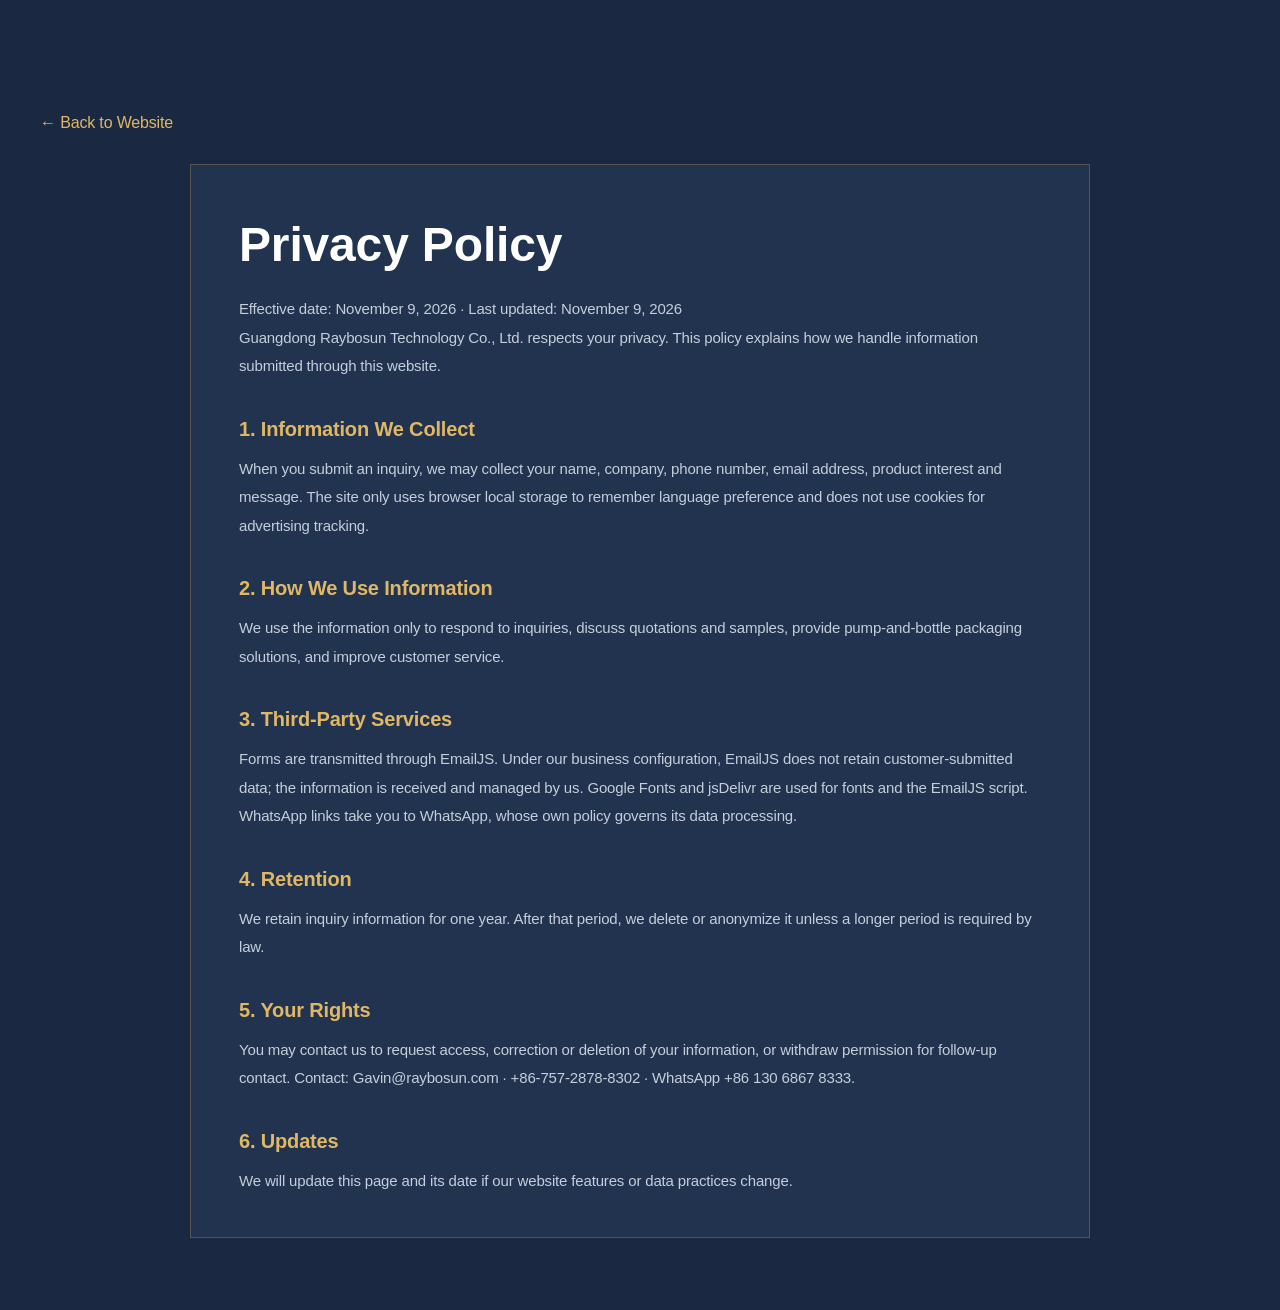
<file: privacy.html>
<!DOCTYPE html>
<html lang="zh-CN">
<head>
    <meta charset="UTF-8">
    <meta name="viewport" content="width=device-width, initial-scale=1.0">
    <meta name="theme-color" content="#060912">
    <title>隐私政策 | 瑞柏晟科技</title>
    <link rel="stylesheet" href="assets/css/style.css">
    <style>
        .privacy-page{min-height:100vh;padding:110px 0 72px;background:var(--bg);color:var(--text-light)}
        .privacy-card{max-width:900px;margin:0 auto;padding:42px 48px;background:var(--bg-soft);border:1px solid var(--line-gold)}
        .privacy-card h1{color:var(--text-white);font-size:clamp(30px,5vw,48px);margin:0 0 12px}
        .privacy-card h2{color:var(--gold-light);font-size:20px;margin:32px 0 10px}
        .privacy-card p,.privacy-card li{font-size:15px;line-height:1.9}
        .privacy-card ul{padding-left:22px}.privacy-meta{color:var(--text-muted);font-size:13px}
        .privacy-back{display:inline-block;margin-bottom:28px;color:var(--gold-light);text-decoration:none}
        @media(max-width:600px){.privacy-card{padding:28px 22px}}
    </style>
</head>
<body>
<main class="privacy-page"><div class="container"><a class="privacy-back" id="privacyBack" href="index.html">← 返回网站</a><article class="privacy-card">
    <div id="privacyZh">
    <h1>隐私政策</h1><p class="privacy-meta">生效日期：2026年11月9日　最后更新：2026年11月9日</p>
    <p>广东瑞柏晟科技有限公司（“我们”）重视您的隐私。本政策说明我们如何处理您通过本网站提交的信息。</p>
    <h2>一、我们收集的信息</h2><p>当您提交询盘时，我们可能收集姓名、公司名称、电话、电子邮箱、感兴趣的产品系列及留言内容。网站仅使用浏览器本地存储记住语言偏好，不使用 Cookie 进行广告追踪。</p>
    <h2>二、信息用途</h2><p>上述信息仅用于回复询盘、沟通报价与打样、提供乳液泵头及瓶器一体化包装方案，以及改进客户服务。</p>
    <h2>三、第三方服务</h2><p>表单通过 EmailJS 传输。根据我们的业务设置，EmailJS 不保存您的客户提交数据；提交的信息由我们接收和管理。网站还使用 Google Fonts 加载字体、jsDelivr 加载 EmailJS 脚本；点击 WhatsApp 联系方式后，您将跳转至 WhatsApp，其数据处理受 WhatsApp 自身政策约束。</p>
    <h2>四、保存期限</h2><p>我们保存询盘信息一年。保存期满后，我们会删除或匿名化处理相关信息，法律法规另有要求的除外。</p>
    <h2>五、您的权利</h2><p>您可以联系我们查询、更正或删除您的信息，也可以撤回后续联系授权。请通过以下方式联系我们：</p><ul><li>邮箱：Gavin@raybosun.com</li><li>电话：+86-757-2878-8302</li><li>WhatsApp：+86 130 6867 8333</li><li>地址：广东省江门市鹤山市中欧企业合作区</li></ul>
    <h2>六、政策更新</h2><p>如网站功能或数据处理方式发生变化，我们会更新本页面的日期和内容。</p>
    </div>
    <div id="privacyEn" hidden>
    <h1>Privacy Policy</h1><p class="privacy-meta">Effective date: November 9, 2026 · Last updated: November 9, 2026</p>
    <p lang="en">Guangdong Raybosun Technology Co., Ltd. respects your privacy. This policy explains how we handle information submitted through this website.</p>
    <h2 lang="en">1. Information We Collect</h2><p lang="en">When you submit an inquiry, we may collect your name, company, phone number, email address, product interest and message. The site only uses browser local storage to remember language preference and does not use cookies for advertising tracking.</p>
    <h2 lang="en">2. How We Use Information</h2><p lang="en">We use the information only to respond to inquiries, discuss quotations and samples, provide pump-and-bottle packaging solutions, and improve customer service.</p>
    <h2 lang="en">3. Third-Party Services</h2><p lang="en">Forms are transmitted through EmailJS. Under our business configuration, EmailJS does not retain customer-submitted data; the information is received and managed by us. Google Fonts and jsDelivr are used for fonts and the EmailJS script. WhatsApp links take you to WhatsApp, whose own policy governs its data processing.</p>
    <h2 lang="en">4. Retention</h2><p lang="en">We retain inquiry information for one year. After that period, we delete or anonymize it unless a longer period is required by law.</p>
    <h2 lang="en">5. Your Rights</h2><p lang="en">You may contact us to request access, correction or deletion of your information, or withdraw permission for follow-up contact. Contact: Gavin@raybosun.com · +86-757-2878-8302 · WhatsApp +86 130 6867 8333.</p>
    <h2>6. Updates</h2><p>We will update this page and its date if our website features or data practices change.</p>
    </div>
</article></div></main>
<script>
    const savedLang = localStorage.getItem('lang');
    const browserLang = (navigator.language || 'en').toLowerCase();
    const lang = savedLang || (browserLang.startsWith('zh') ? 'zh' : 'en');
    document.documentElement.lang = lang === 'zh' ? 'zh-CN' : 'en';
    document.getElementById('privacyZh').hidden = lang !== 'zh';
    document.getElementById('privacyEn').hidden = lang === 'zh';
    document.getElementById('privacyBack').textContent = lang === 'zh' ? '← 返回网站' : '← Back to Website';
</script>
</body></html>
</file>
<file: assets/css/style.css>
:root {
    --bg: #1B2841;
    --bg-soft: #22334F;
    --bg-darker: #111C31;
    --bg-card: #293C5A;
    --bg-glass: rgba(41, 60, 90, 0.76);
    --bg-glass-hover: rgba(50, 72, 105, 0.86);

    --gold: #D0A252;
    --gold-light: #E0B765;
    --gold-bright: #F6D58C;
    --gold-pale: rgba(208, 162, 82, 0.13);
    --gold-glow: rgba(208, 162, 82, 0.2);
    --gold-glow-strong: rgba(208, 162, 82, 0.46);

    --gradient-gold: linear-gradient(135deg, #D0A252, #E7BD6B, #F6D58C);

    --text: #EDF2F8;
    --text-light: #C5CEDA;
    --text-dim: #9DAABD;
    --text-white: #FFFFFF;

    --line: rgba(255, 255, 255, 0.13);
    --line-gold: rgba(208, 162, 82, 0.3);
    --line-gold-hover: rgba(208, 162, 82, 0.52);

    --shadow: 0 4px 20px rgba(4, 8, 18, 0.2);
    --shadow-lg: 0 8px 30px rgba(4, 8, 18, 0.28);
    --shadow-gold: 0 4px 20px rgba(208, 162, 82, 0.2);
    --shadow-gold-lg: 0 8px 40px rgba(208, 162, 82, 0.3);

    --radius: 4px;
    --radius-lg: 8px;
    --transition: 0.4s cubic-bezier(0.16, 1, 0.3, 1);
    --ease-out: cubic-bezier(0.16, 1, 0.3, 1);
}

* {
    margin: 0;
    padding: 0;
    box-sizing: border-box;
}

html {
    scroll-behavior: smooth;
    scroll-padding-top: 80px;
    font-size: 16px;
}

body {
    font-family: 'Noto Sans SC', -apple-system, BlinkMacSystemFont, sans-serif;
    color: var(--text);
    background: var(--bg);
    line-height: 1.6;
    overflow-x: hidden;
    -webkit-font-smoothing: antialiased;
    letter-spacing: -0.01em;
}

::selection {
    background: var(--gold);
    color: var(--bg);
}

::-webkit-scrollbar { width: 6px; }
::-webkit-scrollbar-track { background: var(--bg-darker); }
::-webkit-scrollbar-thumb { background: rgba(198, 151, 73, 0.3); border-radius: 3px; }
::-webkit-scrollbar-thumb:hover { background: rgba(198, 151, 73, 0.5); }

.container {
    max-width: 1320px;
    margin: 0 auto;
    padding: 0 40px;
}

/* ========== NAVBAR ========== */
.navbar {
    position: fixed;
    top: 0;
    left: 0;
    right: 0;
    z-index: 1000;
    padding: 20px 0;
    transition: var(--transition);
    background: transparent;
    border-bottom: 1px solid transparent;
}

.navbar.scrolled {
    background: rgba(17, 28, 49, 0.88);
    backdrop-filter: blur(20px);
    -webkit-backdrop-filter: blur(20px);
    padding: 14px 0;
    border-bottom: 1px solid var(--line-gold);
    box-shadow: 0 4px 20px rgba(4, 8, 18, 0.22);
}

.nav-container {
    max-width: 1320px;
    margin: 0 auto;
    padding: 0 40px;
    display: flex;
    align-items: center;
    justify-content: space-between;
}

.nav-logo {
    display: flex;
    align-items: center;
    gap: 12px;
    text-decoration: none;
    color: white;
    transition: var(--transition);
}

.navbar.scrolled .nav-logo {
    color: var(--gold-bright);
}

.nav-logo picture,
.nav-logo picture img {
    display: flex;
    width: 36px;
    height: 36px;
    border-radius: var(--radius);
    object-fit: cover;
}

.logo-img {
    width: 36px;
    height: 36px;
    border-radius: var(--radius);
    object-fit: cover;
}

.logo-text {
    font-size: 17px;
    font-weight: 700;
    letter-spacing: 0.5px;
}

.nav-menu {
    display: flex;
    list-style: none;
    gap: 4px;
}

.nav-link {
    text-decoration: none;
    color: rgba(255, 255, 255, 0.75);
    padding: 8px 20px;
    font-size: 14px;
    font-weight: 500;
    transition: var(--transition);
    position: relative;
}

.nav-link:hover,
.nav-link.active {
    color: var(--gold-bright);
}

.nav-link::after {
    content: '';
    position: absolute;
    bottom: 2px;
    left: 50%;
    transform: translateX(-50%);
    width: 0;
    height: 2px;
    background: var(--gold);
    transition: width 0.3s var(--ease-out);
}

.nav-link:hover::after,
.nav-link.active::after {
    width: 20px;
}

.navbar.scrolled .nav-link {
    color: var(--text-light);
}

.navbar.scrolled .nav-link:hover,
.navbar.scrolled .nav-link.active {
    color: var(--gold-bright);
}

.nav-toggle {
    display: none;
    flex-direction: column;
    gap: 5px;
    background: none;
    border: none;
    cursor: pointer;
    padding: 4px;
}

.nav-actions {
    display: flex;
    align-items: center;
    gap: 12px;
}

.lang-toggle {
    background: rgba(198, 151, 73, 0.1);
    border: 1px solid var(--line-gold);
    color: var(--gold-light);
    padding: 6px 18px;
    border-radius: 100px;
    font-size: 12px;
    font-weight: 700;
    cursor: pointer;
    transition: var(--transition);
    font-family: inherit;
    letter-spacing: 1px;
}

.lang-toggle:hover {
    background: rgba(198, 151, 73, 0.2);
    border-color: var(--line-gold-hover);
    box-shadow: 0 0 12px var(--gold-glow);
}

.nav-toggle span {
    display: block;
    width: 22px;
    height: 2px;
    background: white;
    transition: var(--transition);
}

.navbar.scrolled .nav-toggle span {
    background: var(--text);
}

/* ========== HERO ========== */
.hero {
    position: relative;
    height: 100vh;
    min-height: 620px;
    display: flex;
    align-items: center;
    overflow: hidden;
}

.hero-bg {
    position: absolute;
    inset: 0;
    background-size: cover;
    background-position: center;
    transform: scale(1.05);
    animation: heroZoom 20s ease-in-out infinite alternate;
}

@keyframes heroZoom {
    0% { transform: scale(1.05); }
    100% { transform: scale(1.14); }
}

.hero-overlay {
    position: absolute;
    inset: 0;
    background: linear-gradient(105deg, rgba(12, 21, 38, 0.6) 0%, rgba(20, 33, 55, 0.4) 50%, rgba(32, 48, 74, 0.18) 100%);
}

.hero-grid-lines {
    position: absolute;
    inset: 0;
    background-image:
        linear-gradient(rgba(198, 151, 73, 0.03) 1px, transparent 1px),
        linear-gradient(90deg, rgba(198, 151, 73, 0.03) 1px, transparent 1px);
    background-size: 60px 60px;
    z-index: 1;
    mask-image: radial-gradient(ellipse at center, black 30%, transparent 80%);
    -webkit-mask-image: radial-gradient(ellipse at center, black 30%, transparent 80%);
}

.hero-particles {
    position: absolute;
    inset: 0;
    z-index: 1;
    pointer-events: none;
}

.hero-particle {
    position: absolute;
    width: 3px;
    height: 3px;
    background: rgba(198, 151, 73, 0.7);
    border-radius: 50%;
    box-shadow: 0 0 6px rgba(198, 151, 73, 0.5);
    animation: particleFloat linear infinite;
}

@keyframes particleFloat {
    0% { transform: translateY(0); opacity: 0; }
    10% { opacity: 1; }
    90% { opacity: 1; }
    100% { transform: translateY(-100vh); opacity: 0; }
}

.hero-glow {
    position: absolute;
    border-radius: 50%;
    filter: blur(90px);
    z-index: 1;
    pointer-events: none;
}

.hero-glow-1 {
    width: 500px;
    height: 500px;
    background: rgba(198, 151, 73, 0.1);
    top: 5%;
    right: 5%;
    animation: glowPulse 6s ease-in-out infinite alternate;
}

@keyframes glowPulse {
    0% { transform: scale(1); opacity: 0.5; }
    100% { transform: scale(1.3); opacity: 1; }
}

.hero-content {
    position: relative;
    z-index: 2;
    color: white;
    padding: 2vh clamp(40px, 5vw, 88px) 0;
    max-width: 1440px;
    margin: 0 auto;
    width: 100%;
    display: grid;
    grid-template-columns: minmax(0, 1.35fr) minmax(380px, 0.65fr);
    gap: clamp(40px, 5vw, 76px);
    align-items: center;
}

.hero-copy {
    min-width: 0;
}

.hero-contact-panel {
    position: relative;
    width: 100%;
    max-width: 460px;
    justify-self: end;
    padding: clamp(24px, 2.2vw, 34px);
    overflow: hidden;
    background:
        linear-gradient(145deg, rgba(45, 64, 94, 0.86), rgba(22, 34, 57, 0.82));
    border: 1px solid var(--line-gold);
    border-radius: var(--radius-lg);
    box-shadow: 0 24px 70px rgba(4, 8, 18, 0.34), 0 0 40px rgba(208, 162, 82, 0.08);
    backdrop-filter: blur(22px);
    -webkit-backdrop-filter: blur(22px);
}

.hero-contact-panel::before {
    content: '';
    position: absolute;
    top: 0;
    left: 0;
    right: 0;
    height: 3px;
    background: var(--gradient-gold);
    box-shadow: 0 0 18px var(--gold-glow-strong);
}

.hero-contact-panel::after {
    content: '';
    position: absolute;
    width: 220px;
    height: 220px;
    top: -130px;
    right: -100px;
    border-radius: 50%;
    background: rgba(208, 162, 82, 0.13);
    filter: blur(35px);
    pointer-events: none;
}

.hero-contact-panel > * {
    position: relative;
    z-index: 1;
}

.hero-form-header {
    margin-bottom: 20px;
    padding-bottom: 16px;
    border-bottom: 1px solid var(--line);
}

.hero-form-header span {
    display: flex;
    align-items: center;
    gap: 8px;
    margin-bottom: 7px;
    color: var(--gold-light);
    font-size: 10px;
    font-weight: 700;
    letter-spacing: 2.5px;
}

.hero-form-header span::before {
    content: '';
    width: 20px;
    height: 1px;
    background: var(--gold-light);
}

.hero-form-header h2 {
    margin-bottom: 5px;
    color: var(--text-white);
    font-size: clamp(24px, 2vw, 30px);
    line-height: 1.2;
}

.hero-form-header p {
    color: var(--text-light);
    font-size: 12px;
    line-height: 1.55;
}

.hero-contact-form .form-group {
    margin-bottom: 12px;
}

.hero-contact-form .form-row {
    gap: 16px;
}

.hero-contact-form .form-group label {
    margin-bottom: 6px;
    color: var(--gold-light);
    font-size: 9px;
    letter-spacing: 1.2px;
}

.hero-contact-form .form-group input,
.hero-contact-form .form-group select,
.hero-contact-form .form-group textarea {
    padding: 9px 11px;
    background: rgba(255, 255, 255, 0.045);
    border: 1px solid rgba(255, 255, 255, 0.11);
    border-radius: var(--radius);
    font-size: 12px;
}

.hero-contact-form .form-group input::placeholder,
.hero-contact-form .form-group textarea::placeholder {
    color: rgba(197, 206, 218, 0.55);
}

.hero-contact-form .form-group input:focus,
.hero-contact-form .form-group select:focus,
.hero-contact-form .form-group textarea:focus {
    background: rgba(255, 255, 255, 0.07);
    border-color: var(--gold);
    box-shadow: 0 0 0 3px rgba(208, 162, 82, 0.1);
}

.hero-contact-form textarea {
    min-height: 48px;
}

.hero-contact-form .btn {
    margin-top: 3px;
    padding: 13px 24px;
    background: var(--gradient-gold);
    color: #1A1207;
    border: none;
    font-size: 12px;
    font-weight: 800;
    letter-spacing: 1px;
    box-shadow: var(--shadow-gold);
}

.hero-contact-form .btn:hover {
    transform: translateY(-2px);
    filter: brightness(1.08);
    box-shadow: var(--shadow-gold-lg);
}

.hero-eyebrow {
    display: inline-flex;
    align-items: center;
    gap: 10px;
    font-size: clamp(12px, 0.85vw, 14px);
    font-weight: 700;
    letter-spacing: 3px;
    text-transform: uppercase;
    color: var(--gold-light);
    margin-bottom: 20px;
}

.hero-eyebrow::before {
    content: '';
    width: 32px;
    height: 1px;
    background: var(--gold-light);
}

.hero-title {
    font-size: clamp(48px, min(7vw, 10vh), 96px);
    font-weight: 900;
    line-height: 1.05;
    letter-spacing: -0.03em;
    margin-bottom: clamp(20px, 2.5vh, 30px);
    max-width: 1080px;
    background: linear-gradient(135deg, #FFFFFF 0%, #E0B66A 50%, #FFFFFF 100%);
    background-size: 200% auto;
    -webkit-background-clip: text;
    background-clip: text;
    -webkit-text-fill-color: transparent;
    animation: shimmerText 6s linear infinite;
}

@keyframes shimmerText {
    0% { background-position: 0% center; }
    100% { background-position: 200% center; }
}

html[lang="en"] .hero-title {
    font-size: clamp(42px, min(3.8vw, 7vh), 60px);
    max-width: none;
    white-space: nowrap;
}

.hero-title em {
    font-style: normal;
    color: var(--gold-light);
}

.hero-subtitle {
    font-size: clamp(17px, 1.45vw, 22px);
    font-weight: 300;
    opacity: 0.82;
    margin-bottom: clamp(28px, 4vh, 42px);
    line-height: 1.7;
    max-width: 680px;
    color: var(--text);
}

.hero-buttons {
    display: flex;
    gap: 18px;
    flex-wrap: wrap;
}

.hero-buttons .btn {
    padding: clamp(15px, 1.4vw, 18px) clamp(32px, 3vw, 44px);
    font-size: clamp(14px, 1vw, 16px);
}

.btn {
    display: inline-flex;
    align-items: center;
    justify-content: center;
    padding: 16px 36px;
    font-size: 14px;
    font-weight: 600;
    text-decoration: none;
    transition: var(--transition);
    cursor: pointer;
    border: none;
    font-family: inherit;
    letter-spacing: 0.3px;
}

.btn-primary {
    background: var(--gradient-gold);
    color: #1A1207;
    box-shadow: var(--shadow-gold);
}

.btn-primary:hover {
    transform: translateY(-2px);
    box-shadow: var(--shadow-gold-lg);
    filter: brightness(1.1);
}

.btn-outline {
    background: transparent;
    color: var(--gold-light);
    border: 1px solid var(--line-gold-hover);
}

.btn-outline:hover {
    background: rgba(198, 151, 73, 0.1);
    border-color: var(--gold);
    box-shadow: 0 0 20px var(--gold-glow);
}

.btn-dark {
    background: rgba(255, 255, 255, 0.05);
    color: var(--gold-light);
    border: 1px solid var(--line-gold);
}

.btn-dark:hover {
    background: var(--gradient-gold);
    color: #1A1207;
    border-color: transparent;
    box-shadow: var(--shadow-gold);
}

.btn-full { width: 100%; }

.hero-scroll {
    position: absolute;
    bottom: 32px;
    left: 40px;
    z-index: 2;
    font-size: 11px;
    letter-spacing: 2px;
    text-transform: uppercase;
    color: rgba(255, 255, 255, 0.4);
    display: flex;
    align-items: center;
    gap: 10px;
}

.hero-scroll::after {
    content: '';
    width: 1px;
    height: 36px;
    background: linear-gradient(to bottom, var(--gold-light), transparent);
    animation: scrollLine 2s ease-in-out infinite;
}

@keyframes scrollLine {
    0%, 100% { transform: scaleY(0.5); opacity: 0.5; }
    50% { transform: scaleY(1); opacity: 1; }
}

/* ========== MARQUEE STRIP ========== */
.marquee {
    background: var(--bg-darker);
    color: white;
    padding: 12px 0;
    overflow: hidden;
    border-bottom: 1px solid var(--line);
}

.marquee-track {
    display: flex;
    gap: 60px;
    animation: marquee 30s linear infinite;
    white-space: nowrap;
}

@keyframes marquee {
    0% { transform: translateX(0); }
    100% { transform: translateX(-50%); }
}

.marquee-item {
    font-size: 13px;
    font-weight: 600;
    letter-spacing: 2px;
    text-transform: uppercase;
    color: rgba(255, 255, 255, 0.3);
    display: flex;
    align-items: center;
    gap: 60px;
}

.marquee-item::after {
    content: '';
    width: 6px;
    height: 6px;
    background: var(--gold);
    border-radius: 50%;
    box-shadow: 0 0 6px var(--gold-glow-strong);
}

/* ========== SECTION HEADER ========== */
.section-header {
    margin-bottom: 40px;
}

.section-header.centered {
    text-align: center;
}

.section-tag {
    display: inline-flex;
    align-items: center;
    gap: 8px;
    font-size: 11px;
    font-weight: 700;
    letter-spacing: 3px;
    text-transform: uppercase;
    color: var(--gold);
    margin-bottom: 14px;
}

.section-tag::before {
    content: '';
    width: 24px;
    height: 1px;
    background: var(--gold);
}

.section-header.centered .section-tag {
    justify-content: center;
}

.section-title {
    font-size: clamp(32px, 5vw, 52px);
    font-weight: 900;
    color: var(--text-white);
    line-height: 1.1;
    letter-spacing: -0.03em;
    margin-bottom: 16px;
}

.section-desc {
    font-size: 17px;
    color: var(--text-light);
    max-width: 560px;
    line-height: 1.7;
}

.section-header.centered .section-desc {
    margin: 0 auto;
}

/* ========== PRODUCTS ========== */
.products {
    padding: 72px 0;
    background: var(--bg);
}

.series-filter {
    display: flex;
    gap: 0;
    margin-bottom: 40px;
    border-bottom: 1px solid var(--line);
    flex-wrap: wrap;
}

.filter-btn {
    padding: 16px 32px;
    border: none;
    background: transparent;
    color: var(--text-dim);
    font-size: 14px;
    font-weight: 600;
    cursor: pointer;
    transition: var(--transition);
    font-family: inherit;
    position: relative;
    letter-spacing: 0.3px;
}

.filter-btn::after {
    content: '';
    position: absolute;
    bottom: -1px;
    left: 0;
    right: 0;
    height: 2px;
    background: var(--gold);
    transform: scaleX(0);
    transition: transform 0.3s var(--ease-out);
}

.filter-btn:hover {
    color: var(--text);
}

.filter-btn.active {
    color: var(--gold-bright);
}

.filter-btn.active::after {
    transform: scaleX(1);
}

.product-series {
    margin-bottom: 56px;
}

.product-series:last-child {
    margin-bottom: 0;
}

.product-series.hidden {
    display: none;
}

.series-header {
    position: relative;
    height: 180px;
    overflow: hidden;
    background: var(--bg-darker);
    margin-bottom: 0;
    display: flex;
    align-items: flex-end;
    padding: 28px 36px;
    background-size: cover;
    background-position: center;
    border: 1px solid var(--line-gold);
}

.series-header-overlay {
    position: absolute;
    inset: 0;
    background: linear-gradient(0deg, rgba(12, 21, 38, 0.54) 0%, rgba(20, 33, 55, 0.08) 100%);
}

.series-header-content {
    position: relative;
    z-index: 2;
    color: white;
}

.series-badge {
    display: inline-block;
    font-size: 11px;
    font-weight: 700;
    letter-spacing: 2px;
    color: var(--gold-light);
    margin-bottom: 8px;
}

.series-title {
    font-size: 26px;
    font-weight: 800;
    margin-bottom: 4px;
    letter-spacing: -0.02em;
    color: var(--text-white);
}

.series-desc {
    font-size: 14px;
    opacity: 0.55;
    font-weight: 300;
    color: var(--text-light);
}

.series-toggle {
    display: flex;
    align-items: center;
    justify-content: space-between;
    width: 100%;
    padding: 16px 0;
    background: transparent;
    border: none;
    border-bottom: 1px solid var(--line);
    cursor: pointer;
    font-family: inherit;
    font-size: 14px;
    font-weight: 600;
    color: var(--gold-light);
    transition: var(--transition);
    margin-bottom: 0;
}

.series-toggle:hover {
    border-bottom-color: var(--line-gold-hover);
}

.series-toggle-left {
    display: flex;
    align-items: center;
    gap: 16px;
}

.series-toggle-text {
    pointer-events: none;
    text-transform: uppercase;
    letter-spacing: 1.5px;
    font-size: 12px;
}

.series-toggle-count {
    font-size: 12px;
    font-weight: 500;
    color: var(--gold-light);
    background: var(--gold-pale);
    padding: 4px 14px;
    border-radius: 100px;
}

.series-toggle-arrow {
    width: 16px;
    height: 16px;
    transition: transform 0.4s var(--ease-out);
    pointer-events: none;
    color: var(--gold-light);
}

.series-toggle.open .series-toggle-arrow {
    transform: rotate(180deg);
}

.product-grid-wrapper {
    max-height: 0;
    overflow: hidden;
    transition: max-height 0.6s var(--ease-out), opacity 0.4s ease;
    opacity: 0;
}

.product-grid-wrapper.open {
    max-height: 6000px;
    opacity: 1;
}

.product-grid {
    display: grid;
    grid-template-columns: repeat(auto-fill, minmax(200px, 1fr));
    gap: 1px;
    margin-top: 24px;
    background: var(--line);
    border: 1px solid var(--line);
}

.product-card {
    background: var(--bg-card);
    overflow: hidden;
    transition: var(--transition);
    cursor: pointer;
    position: relative;
}

.product-card:hover {
    z-index: 2;
    box-shadow: 0 0 0 1px var(--line-gold-hover), var(--shadow-gold);
}

.product-card-img {
    width: 100%;
    aspect-ratio: 1;
    object-fit: cover;
    display: block;
    background: var(--bg-darker);
    transition: var(--transition);
    opacity: 0;
}

.product-card-img[src]:not([src=""]) {
    opacity: 1;
}

.product-card:hover .product-card-img {
    transform: scale(1.06);
}

.product-card-info {
    padding: 14px 16px;
    border-top: 1px solid var(--line);
}

.product-card-name {
    font-size: 11px;
    font-weight: 600;
    color: var(--text-light);
    text-align: center;
    white-space: nowrap;
    overflow: hidden;
    text-overflow: ellipsis;
    letter-spacing: 0.5px;
    font-family: 'SF Mono', 'Monaco', monospace;
}

.product-card:hover .product-card-name {
    color: var(--gold-light);
}

.product-card-overlay {
    position: absolute;
    inset: 0;
    background: rgba(198, 151, 73, 0.9);
    display: flex;
    align-items: center;
    justify-content: center;
    opacity: 0;
    transition: var(--transition);
}

.product-card:hover .product-card-overlay {
    opacity: 1;
}

.product-card-overlay span {
    color: #1A1207;
    font-size: 12px;
    font-weight: 700;
    text-transform: uppercase;
    letter-spacing: 2px;
}

/* ========== STATS ========== */
.stats {
    background: var(--bg-darker);
    padding: 64px 0;
    border-top: 1px solid var(--line);
    border-bottom: 1px solid var(--line);
}

.stats-inner {
    display: grid;
    grid-template-columns: 1fr 2fr;
    gap: 44px;
    align-items: center;
}

.stats-intro h2 {
    font-size: clamp(28px, 3.5vw, 40px);
    font-weight: 900;
    color: white;
    line-height: 1.1;
    letter-spacing: -0.02em;
}

.stats-intro h2 em {
    font-style: normal;
    background: var(--gradient-gold);
    -webkit-background-clip: text;
    background-clip: text;
    -webkit-text-fill-color: transparent;
}

.stats-grid {
    display: grid;
    grid-template-columns: repeat(2, 1fr);
    gap: 30px 24px;
}

.stat-item {
    border-left: 2px solid rgba(198, 151, 73, 0.3);
    padding-left: 24px;
}

.stat-number-wrap {
    display: flex;
    align-items: baseline;
    gap: 2px;
    margin-bottom: 6px;
}

.stat-number {
    font-size: 56px;
    font-weight: 900;
    color: transparent;
    background: var(--gradient-gold);
    -webkit-background-clip: text;
    background-clip: text;
    line-height: 1;
    letter-spacing: -0.04em;
    filter: drop-shadow(0 0 10px var(--gold-glow));
}

.stat-unit {
    font-size: 22px;
    color: var(--gold-light);
    font-weight: 700;
}

.stat-label {
    font-size: 13px;
    color: var(--text-dim);
    font-weight: 500;
    letter-spacing: 0.5px;
}

/* ========== ADVANTAGES ========== */
.advantages {
    padding: 72px 0;
    background: var(--bg);
}

.advantages-grid {
    display: grid;
    grid-template-columns: repeat(2, 1fr);
    gap: 0;
    border-top: 1px solid var(--line);
    border-left: 1px solid var(--line);
}

.advantage-card {
    background: var(--bg);
    padding: 36px 34px;
    border-right: 1px solid var(--line);
    border-bottom: 1px solid var(--line);
    transition: var(--transition);
    position: relative;
    overflow: hidden;
}

.advantage-card::before {
    content: '';
    position: absolute;
    top: 0;
    left: 0;
    width: 100%;
    height: 100%;
    background: linear-gradient(135deg, rgba(198, 151, 73, 0.12), rgba(198, 151, 73, 0.03));
    transform: translateY(101%);
    transition: transform 0.5s var(--ease-out);
    z-index: 0;
}

.advantage-card:hover::before {
    transform: translateY(0);
}

.advantage-card::after {
    content: '';
    position: absolute;
    top: 0;
    left: 0;
    width: 100%;
    height: 2px;
    background: var(--gradient-gold);
    transform: scaleX(0);
    transform-origin: left;
    transition: transform 0.5s var(--ease-out);
    z-index: 2;
}

.advantage-card:hover::after {
    transform: scaleX(1);
}

.advantage-card > * {
    position: relative;
    z-index: 1;
}

.advantage-num {
    font-size: 13px;
    font-weight: 700;
    color: var(--gold);
    font-family: 'SF Mono', monospace;
    margin-bottom: 24px;
    letter-spacing: 1px;
}

.advantage-icon {
    width: 48px;
    height: 48px;
    margin-bottom: 18px;
    transition: var(--transition);
}

.advantage-icon svg {
    width: 100%;
    height: 100%;
    color: var(--gold-light);
    transition: var(--transition);
    stroke-width: 1.25;
}

.advantage-card:hover .advantage-icon svg {
    color: var(--gold-bright);
}

.advantage-card h3 {
    font-size: 22px;
    font-weight: 800;
    color: var(--text-white);
    margin-bottom: 12px;
    letter-spacing: -0.02em;
    transition: var(--transition);
}

.advantage-card p {
    font-size: 15px;
    color: var(--text-light);
    line-height: 1.7;
    transition: var(--transition);
}

.advantage-card:hover h3 {
    color: var(--gold-bright);
}

.advantage-card:hover p {
    color: var(--text);
}

/* ========== FACTORY ========== */
.factory {
    padding: 72px 0;
    background: var(--bg-soft);
}

.factory-layout {
    display: grid;
    grid-template-columns: 1fr 1fr;
    gap: 40px;
    align-items: center;
    margin-bottom: 28px;
}

.factory-text h2 {
    font-size: clamp(28px, 3.5vw, 40px);
    font-weight: 900;
    line-height: 1.1;
    letter-spacing: -0.02em;
    margin-bottom: 18px;
    color: var(--text-white);
}

.factory-text h2 em {
    font-style: normal;
    background: var(--gradient-gold);
    -webkit-background-clip: text;
    background-clip: text;
    -webkit-text-fill-color: transparent;
}

.factory-text p {
    font-size: 16px;
    color: var(--text-light);
    line-height: 1.8;
    margin-bottom: 16px;
}

.factory-main {
    position: relative;
    overflow: hidden;
    border: 1px solid var(--line-gold);
}

.factory-main picture {
    display: contents;
}

.factory-main img {
    width: 100%;
    height: 480px;
    object-fit: cover;
    display: block;
    transition: var(--transition);
}

.factory-main:hover img {
    transform: scale(1.03);
}

.factory-caption {
    position: absolute;
    bottom: 0;
    left: 0;
    padding: 8px 16px;
    background: var(--bg-darker);
    color: var(--gold-light);
    font-size: 12px;
    font-weight: 600;
    letter-spacing: 1px;
    text-transform: uppercase;
}

.factory-side {
    display: grid;
    grid-template-columns: repeat(3, 1fr);
    gap: 16px;
}

.factory-card {
    position: relative;
    overflow: hidden;
    border: 1px solid var(--line-gold);
    transition: var(--transition);
}

.factory-card:hover {
    box-shadow: var(--shadow-gold);
}

.factory-card img {
    width: 100%;
    height: 240px;
    object-fit: cover;
    display: block;
    transition: var(--transition);
}

.factory-card:hover img {
    transform: scale(1.05);
}

.factory-card picture {
    display: contents;
}

.factory-card-caption {
    position: absolute;
    bottom: 0;
    left: 0;
    right: 0;
    padding: 10px 14px;
    background: linear-gradient(transparent, rgba(9, 15, 28, 0.82));
    color: var(--gold-light);
    font-size: 12px;
    font-weight: 600;
    letter-spacing: 0.5px;
}

/* ========== INTEGRATED SOLUTIONS ========== */
.solutions { padding: 84px 0; background: var(--bg); }
.solutions-layout { display: grid; grid-template-columns: .85fr 1.15fr; gap: 56px; align-items: center; }
.solutions-intro { max-width: 500px; }
.solutions-kicker { color: var(--gold-light); font-size: 12px; letter-spacing: 2px; font-weight: 700; margin-bottom: 16px; }
.solutions-intro h3 { color: var(--text-white); font-size: clamp(26px, 3vw, 38px); line-height: 1.2; margin: 0 0 18px; }
.solutions-intro p { color: var(--text-light); font-size: 15px; line-height: 1.85; margin-bottom: 22px; }
.solutions-points { display: flex; flex-wrap: wrap; gap: 9px; margin-bottom: 28px; }
.solutions-points span { padding: 8px 12px; color: var(--gold-light); border: 1px solid var(--line-gold); font-size: 12px; }
.bottle-gallery { display: grid; grid-template-columns: 1.25fr .75fr; gap: 14px; min-height: 430px; }
.bottle-gallery img { width: 100%; height: 100%; object-fit: cover; display: block; transition: var(--transition); }
.bottle-gallery-main, .bottle-gallery-grid img { overflow: hidden; border: 1px solid var(--line-gold); }
.bottle-gallery-main img { min-height: 430px; }
.bottle-gallery-main:hover img, .bottle-gallery-grid img:hover { transform: scale(1.03); }
.bottle-gallery-grid { display: grid; grid-template-columns: 1fr 1fr; gap: 14px; }
.bottle-gallery-grid img { min-height: 208px; }

/* ========== ABOUT ========== */
.about {
    padding: 72px 0;
    background: var(--bg);
}

.about-grid {
    display: grid;
    grid-template-columns: 1fr 1fr;
    gap: 44px;
    align-items: start;
}

.about-image {
    position: relative;
    overflow: hidden;
    border: 1px solid var(--line-gold);
}

.about-image img {
    width: 100%;
    display: block;
}

.about-image picture {
    display: contents;
}

.about-content .section-tag {
    margin-bottom: 16px;
}

.about-content .section-title {
    text-align: left;
    margin-bottom: 20px;
}

.about-text {
    color: var(--text-light);
    font-size: 16px;
    line-height: 1.8;
    margin-bottom: 14px;
}

.about-features {
    display: grid;
    grid-template-columns: 1fr 1fr;
    gap: 0;
    margin-top: 28px;
    border-top: 1px solid var(--line);
}

.about-feature {
    display: flex;
    align-items: center;
    gap: 12px;
    padding: 16px 20px 16px 0;
    border-bottom: 1px solid var(--line);
}

.about-feature:nth-child(even) {
    padding-left: 20px;
    border-left: 1px solid var(--line);
}

.feature-icon {
    width: 8px;
    height: 8px;
    background: var(--gold);
    border-radius: 50%;
    flex-shrink: 0;
    box-shadow: 0 0 6px var(--gold-glow-strong);
}

.about-feature span {
    font-size: 14px;
    font-weight: 600;
    color: var(--text);
}

/* ========== CERT ========== */
.cert {
    padding: 72px 0;
    background: var(--bg-soft);
}

.cert-grid {
    display: flex;
    justify-content: center;
    gap: 32px;
    flex-wrap: wrap;
}

.cert-card {
    max-width: 400px;
    background: var(--bg-card);
    overflow: hidden;
    transition: var(--transition);
    border: 1px solid var(--line-gold);
}

.cert-card:hover {
    box-shadow: var(--shadow-gold-lg);
    border-color: var(--gold);
}

.cert-card img {
    width: 100%;
    display: block;
}

.cert-card picture {
    display: contents;
}

.cert-card-caption {
    text-align: center;
    padding: 20px;
    font-size: 13px;
    font-weight: 600;
    color: var(--gold-light);
    border-top: 1px solid var(--line);
    letter-spacing: 0.5px;
}

/* ========== CONTACT ========== */
.contact {
    padding: 72px 0;
    background: var(--bg);
}

.contact-grid {
    display: grid;
    grid-template-columns: 1fr 1.3fr;
    gap: 40px;
    align-items: start;
}

.contact-info {
    display: flex;
    flex-direction: column;
    gap: 20px;
}

.contact-card {
    display: flex;
    gap: 20px;
    align-items: flex-start;
    padding-bottom: 20px;
    border-bottom: 1px solid var(--line);
}

.contact-card:last-child {
    border-bottom: none;
    padding-bottom: 0;
}

.contact-icon {
    width: 40px;
    height: 40px;
    background: rgba(198, 151, 73, 0.1);
    border: 1px solid var(--line-gold);
    display: flex;
    align-items: center;
    justify-content: center;
    flex-shrink: 0;
    transition: var(--transition);
}

.contact-icon:hover {
    box-shadow: 0 0 12px var(--gold-glow);
}

.contact-icon svg {
    width: 18px;
    height: 18px;
    color: var(--gold-light);
}

.contact-card h4 {
    font-size: 11px;
    font-weight: 700;
    color: var(--gold);
    margin-bottom: 8px;
    letter-spacing: 2px;
    text-transform: uppercase;
}

.contact-card p {
    font-size: 15px;
    color: var(--text);
    line-height: 1.6;
    font-weight: 500;
}

.contact-card a {
    color: inherit;
    text-decoration: none;
    transition: var(--transition);
}

.contact-card a:hover {
    color: var(--gold-bright);
}

.contact-form-wrapper {
    background: var(--bg-glass);
    backdrop-filter: blur(15px);
    border: 1px solid var(--line-gold);
    padding: 32px;
    box-shadow: var(--shadow-lg);
}

.form-row {
    display: grid;
    grid-template-columns: 1fr 1fr;
    gap: 20px;
}

.form-group {
    margin-bottom: 16px;
}

.form-group label {
    display: block;
    font-size: 11px;
    font-weight: 700;
    color: var(--text);
    margin-bottom: 8px;
    letter-spacing: 1.5px;
    text-transform: uppercase;
}

.form-group input,
.form-group select,
.form-group textarea {
    width: 100%;
    padding: 14px 0;
    border: none;
    border-bottom: 1px solid var(--line);
    font-size: 15px;
    color: var(--text);
    font-family: inherit;
    transition: var(--transition);
    background: transparent;
}

.form-group input::placeholder,
.form-group textarea::placeholder {
    color: var(--text-dim);
}

.form-group input:focus,
.form-group select:focus,
.form-group textarea:focus {
    outline: none;
    border-bottom-color: var(--gold);
}

.form-group select option {
    background: var(--bg-card);
    color: var(--text);
}

.form-group textarea {
    resize: vertical;
}

.form-group select {
    cursor: pointer;
    -webkit-appearance: none;
    appearance: none;
}

.privacy-consent { display:flex; align-items:flex-start; gap:8px; color:var(--text-muted); font-size:12px; line-height:1.6; margin:12px 0 16px; }
.privacy-consent input { margin-top:3px; accent-color:var(--gold); }
.privacy-consent a { color:var(--gold-light); text-decoration:underline; }

/* ========== FOOTER ========== */
.footer {
    background: var(--bg-darker);
    color: white;
    padding: 48px 0 0;
    border-top: 1px solid var(--line-gold);
}

.footer-grid {
    display: grid;
    grid-template-columns: 2fr 1fr 1fr 1fr;
    gap: 36px;
    padding-bottom: 36px;
    border-bottom: 1px solid var(--line);
}

.footer-logo {
    display: flex;
    align-items: center;
    gap: 12px;
    margin-bottom: 20px;
}

.footer-logo img {
    width: 36px;
    height: 36px;
    border-radius: var(--radius);
    object-fit: cover;
}

.footer-logo picture {
    display: flex;
}

.footer-logo span {
    font-size: 17px;
    font-weight: 700;
    color: var(--text-white);
}

.footer-brand p {
    font-size: 14px;
    color: var(--text-dim);
    line-height: 1.7;
    max-width: 320px;
}

.footer-links h4 {
    font-size: 11px;
    font-weight: 700;
    margin-bottom: 20px;
    letter-spacing: 2px;
    text-transform: uppercase;
    color: var(--gold-light);
}

.footer-links ul {
    list-style: none;
}

.footer-links li {
    margin-bottom: 12px;
}

.footer-links li a,
.footer-links li {
    font-size: 14px;
    color: var(--text-dim);
    text-decoration: none;
    transition: var(--transition);
}

.footer-links li a:hover {
    color: var(--gold-bright);
}

.footer-bottom {
    text-align: center;
    padding: 28px 0;
}

.footer-bottom p {
    font-size: 12px;
    color: var(--text-dim);
    opacity: 0.5;
}

/* ========== LIGHTBOX ========== */
.lightbox {
    position: fixed;
    inset: 0;
    z-index: 9999;
    background: rgba(0, 0, 0, 0.97);
    backdrop-filter: blur(10px);
    display: flex;
    align-items: center;
    justify-content: center;
    opacity: 0;
    visibility: hidden;
    transition: var(--transition);
}

.lightbox.active {
    opacity: 1;
    visibility: visible;
}

.lightbox-content {
    max-width: 85vw;
    max-height: 85vh;
    display: flex;
    flex-direction: column;
    align-items: center;
}

.lightbox-content img {
    max-width: 100%;
    max-height: 80vh;
    object-fit: contain;
    border: 1px solid var(--line-gold);
    box-shadow: var(--shadow-gold-lg);
}

.lightbox-caption {
    color: var(--gold-light);
    margin-top: 20px;
    font-size: 13px;
    font-family: 'SF Mono', monospace;
    letter-spacing: 1px;
}

.lightbox-close,
.lightbox-prev,
.lightbox-next {
    position: absolute;
    background: transparent;
    border: 1px solid rgba(255, 255, 255, 0.2);
    color: white;
    width: 48px;
    height: 48px;
    border-radius: 50%;
    font-size: 20px;
    cursor: pointer;
    transition: var(--transition);
    display: flex;
    align-items: center;
    justify-content: center;
}

.lightbox-close { top: 24px; right: 24px; }
.lightbox-prev { left: 24px; top: 50%; transform: translateY(-50%); }
.lightbox-next { right: 24px; top: 50%; transform: translateY(-50%); }

.lightbox-close:hover,
.lightbox-prev:hover,
.lightbox-next:hover {
    background: var(--gold);
    color: #1A1207;
    border-color: var(--gold);
    box-shadow: 0 0 20px var(--gold-glow-strong);
}

/* ========== BACK TO TOP ========== */
.back-to-top {
    position: fixed;
    bottom: 32px;
    right: 32px;
    width: 48px;
    height: 48px;
    background: var(--bg-glass);
    backdrop-filter: blur(10px);
    border: 1px solid var(--line-gold);
    color: var(--gold-light);
    border-radius: 50%;
    cursor: pointer;
    opacity: 0;
    visibility: hidden;
    transition: var(--transition);
    z-index: 100;
}

.back-to-top.visible {
    opacity: 1;
    visibility: visible;
}

.back-to-top:hover {
    background: rgba(198, 151, 73, 0.2);
    border-color: var(--gold);
    color: var(--gold-bright);
    transform: translateY(-3px);
    box-shadow: var(--shadow-gold-lg);
}

.back-to-top svg {
    width: 20px;
    height: 20px;
}

/* ========== ANIMATIONS ========== */
.fade-in {
    opacity: 0;
    transform: translateY(30px);
    transition: opacity 0.7s var(--ease-out), transform 0.7s var(--ease-out);
}

.fade-in.visible {
    opacity: 1;
    transform: translateY(0);
}

/* ========== RESPONSIVE ========== */
@media (max-width: 1200px) {
    .hero-content { display: block; }
    .hero-contact-panel { display: none; }
    html[lang="en"] .hero-title { white-space: normal; }
}

@media (max-width: 1024px) {
    .container { padding: 0 32px; }
    .footer-grid { grid-template-columns: 1fr 1fr; gap: 32px; }
    .factory-layout { grid-template-columns: 1fr; gap: 40px; }
    .factory-main img { height: 360px; }
    .stats-inner { grid-template-columns: 1fr; gap: 36px; }
    .contact-grid { grid-template-columns: 1fr; }
    .solutions-layout { grid-template-columns: 1fr; gap: 36px; }
    .solutions-intro { max-width: none; }
}

@media (max-width: 768px) {
    .container { padding: 0 24px; }

    .products,
    .advantages,
    .factory,
    .solutions,
    .about,
    .cert,
    .contact { padding: 52px 0; }

    .stats { padding: 48px 0; }
    .section-header { margin-bottom: 32px; }
    .series-filter { margin-bottom: 32px; }
    .product-series { margin-bottom: 44px; }

    .nav-menu {
        position: fixed;
        top: 0;
        right: -100%;
        width: 100%;
        height: 100vh;
        background: var(--bg-darker);
        border-left: 1px solid var(--line-gold);
        flex-direction: column;
        padding: 100px 32px 32px;
        gap: 0;
        transition: var(--transition);
    }

    .nav-menu.open { right: 0; }

    .nav-menu .nav-link {
        color: var(--text-light);
        padding: 20px 0;
        font-size: 24px;
        font-weight: 700;
        border-bottom: 1px solid var(--line);
    }

    .nav-menu .nav-link::after { display: none; }

    .nav-toggle { display: flex; }
    .nav-toggle span { background: white; }
    .navbar.scrolled .nav-toggle span { background: var(--text); }

    .hero-content { padding: 2vh 24px 0; }
    .hero-title { font-size: clamp(40px, 10vw, 58px); }
    html[lang="en"] .hero-title { font-size: clamp(34px, 8vw, 48px); }
    .hero-subtitle { font-size: clamp(16px, 4vw, 18px); max-width: 520px; }
    .hero-scroll { left: 24px; }

    .stats-grid { grid-template-columns: 1fr 1fr; gap: 28px 20px; }
    .advantages-grid { grid-template-columns: 1fr; }
    .about-grid { grid-template-columns: 1fr; gap: 28px; }
    .contact-form-wrapper { padding: 24px; }
    .form-row { grid-template-columns: 1fr; }
    .footer-grid { grid-template-columns: 1fr; }

    .product-grid { grid-template-columns: repeat(auto-fill, minmax(150px, 1fr)); }
    .series-header { height: 160px; padding: 24px; }
    .series-title { font-size: 22px; }

    .factory-side { grid-template-columns: 1fr; }
    .factory-card img { height: 200px; }
    .bottle-gallery { min-height: 340px; }
    .bottle-gallery-main img { min-height: 340px; }
    .bottle-gallery-grid img { min-height: 163px; }
}

@media (max-width: 480px) {
    .stats-grid { grid-template-columns: 1fr; }
    .stat-number { font-size: 44px; }
    .hero-buttons { flex-direction: column; align-items: stretch; }
    .hero-title { font-size: clamp(36px, 10.5vw, 46px); }
    html[lang="en"] .hero-title { font-size: clamp(31px, 8.5vw, 39px); }
    .hero-eyebrow { font-size: 11px; letter-spacing: 2px; }
    .product-grid { grid-template-columns: repeat(2, 1fr); }
    .advantage-card { padding: 34px 28px; }
}
</file>
